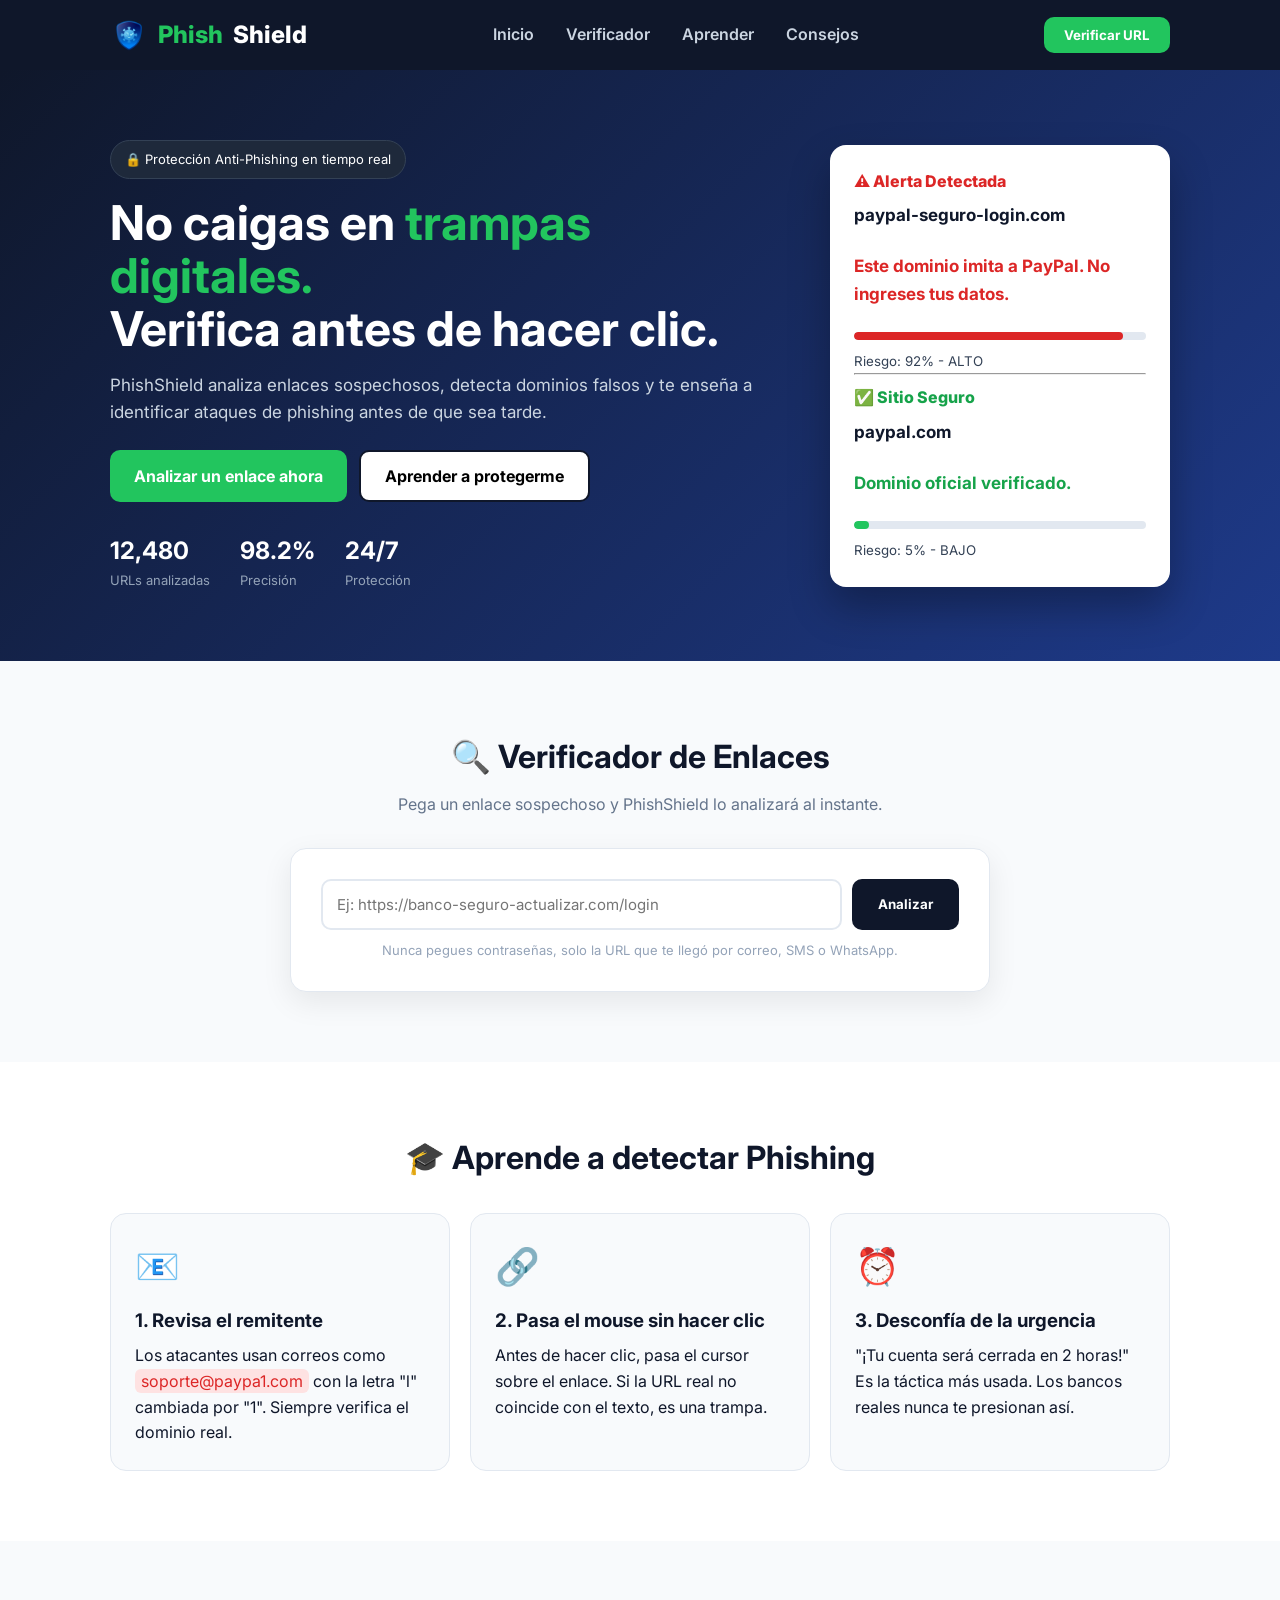
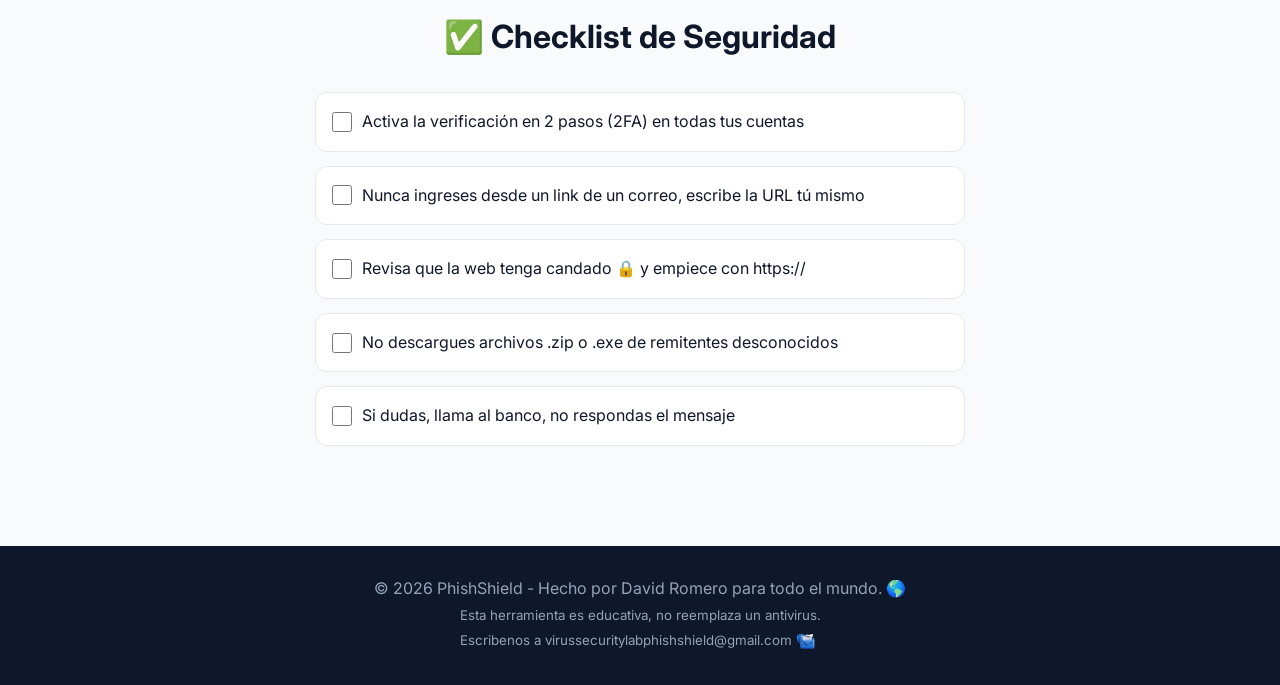
<file: index.html>
<!DOCTYPE html>
<html lang="es">

<head>
    <meta charset="UTF-8">
    <meta name="viewport" content="width=device-width, initial-scale=1.0">
    <title>PhishShield - Protégete del Phishing</title>
    <link rel="icon" type="image/png" href="assets/logo.png">
    <link rel="stylesheet" href="css/style.css">
    <link href="https://fonts.googleapis.com/css2?family=Inter:wght@400;600;800&display=swap" rel="stylesheet">
</head>

<body>

    <!-- NAVBAR -->
    <header class="navbar">
        <div class="container nav-flex">
            <div class="logo">
                <img src="assets/logo.png" alt="PhishShield Logo">
                <span>Phish</span>Shield
            </div>
            <nav>
                <a href="#inicio">Inicio</a>
                <a href="#verificador">Verificador</a>
                <a href="#aprender">Aprender</a>
                <a href="#consejos">Consejos</a>
            </nav>
            <button class="btn-primary"
                onclick="document.getElementById('verificador').scrollIntoView({behavior:'smooth'})">Verificar
                URL</button>
        </div>
    </header>

    <!-- HERO -->
    <section id="inicio" class="hero">
        <div class="container hero-flex">
            <div class="hero-text">
                <span class="badge">🔒 Protección Anti-Phishing en tiempo real</span>
                <h1>No caigas en <span class="highlight">trampas digitales.</span><br>Verifica antes de hacer clic.</h1>
                <p>PhishShield analiza enlaces sospechosos, detecta dominios falsos y te enseña a identificar ataques de
                    phishing antes de que sea tarde.</p>
                <div class="hero-buttons">
                    <button class="btn-primary large"
                        onclick="document.getElementById('verificador').scrollIntoView({behavior:'smooth'})">Analizar un
                        enlace ahora</button>
                    <button class="btn-secondary large" onclick="window.location.href='pages/aprender.html'">Aprender a
                        protegerme</button>
                </div>
                <div class="stats">
                    <div><strong id="stat-analizados">12,480</strong><span>URLs analizadas</span></div>
                    <div><strong>98.2%</strong><span>Precisión</span></div>
                    <div><strong>24/7</strong><span>Protección</span></div>
                </div>
            </div>
            <div class="hero-card">
                <div class="card-header">⚠️ Alerta Detectada</div>
                <p><strong>paypal-seguro-login.com</strong></p>
                <p class="danger">Este dominio imita a PayPal. No ingreses tus datos.</p>
                <div class="progress-bar">
                    <div class="progress danger-bg" style="width: 92%"></div>
                </div>
                <small>Riesgo: 92% - ALTO</small>
                <hr>
                <div class="card-header safe">✅ Sitio Seguro</div>
                <p><strong>paypal.com</strong></p>
                <p class="safe-text">Dominio oficial verificado.</p>
                <div class="progress-bar">
                    <div class="progress safe-bg" style="width: 5%"></div>
                </div>
                <small>Riesgo: 5% - BAJO</small>
            </div>
        </div>
    </section>

    <!-- VERIFICADOR -->
    <section id="verificador" class="section">
        <div class="container">
            <h2 class="section-title">🔍 Verificador de Enlaces</h2>
            <p class="section-subtitle">Pega un enlace sospechoso y PhishShield lo analizará al instante.</p>

            <div class="checker-box">
                <div class="input-group">
                    <input type="text" id="urlInput" placeholder="Ej: https://banco-seguro-actualizar.com/login">
                    <button onclick="analizarURL()">Analizar</button>
                </div>
                <p class="hint">Nunca pegues contraseñas, solo la URL que te llegó por correo, SMS o WhatsApp.</p>

                <div id="resultado" class="resultado hidden">
                    <h3 id="resultadoTitulo"></h3>
                    <p id="resultadoDesc"></p>
                    <div class="progress-bar big">
                        <div id="barraRiesgo" class="progress"></div>
                    </div>
                    <p id="porcentajeRiesgo"></p>
                    <ul id="listaAlertas"></ul>
                </div>
            </div>
        </div>
    </section>

    <!-- APRENDER -->
    <section id="aprender" class="section bg-light">
        <div class="container">
            <h2 class="section-title">🎓 Aprende a detectar Phishing</h2>
            <div class="grid-3">
                <div class="card">
                    <div class="icon">📧</div>
                    <h3>1. Revisa el remitente</h3>
                    <p>Los atacantes usan correos como <code>soporte@paypa1.com</code> con la letra "l" cambiada por
                        "1". Siempre verifica el dominio real.</p>
                </div>
                <div class="card">
                    <div class="icon">🔗</div>
                    <h3>2. Pasa el mouse sin hacer clic</h3>
                    <p>Antes de hacer clic, pasa el cursor sobre el enlace. Si la URL real no coincide con el texto, es
                        una trampa.</p>
                </div>
                <div class="card">
                    <div class="icon">⏰</div>
                    <h3>3. Desconfía de la urgencia</h3>
                    <p>"¡Tu cuenta será cerrada en 2 horas!" Es la táctica más usada. Los bancos reales nunca te
                        presionan así.</p>
                </div>
            </div>
        </div>
    </section>

    <!-- CONSEJOS -->
    <section id="consejos" class="section">
        <div class="container">
            <h2 class="section-title">✅ Checklist de Seguridad</h2>
            <div class="checklist">
                <label><input type="checkbox"> Activa la verificación en 2 pasos (2FA) en todas tus cuentas</label>
                <label><input type="checkbox"> Nunca ingreses desde un link de un correo, escribe la URL tú
                    mismo</label>
                <label><input type="checkbox"> Revisa que la web tenga candado 🔒 y empiece con https://</label>
                <label><input type="checkbox"> No descargues archivos .zip o .exe de remitentes desconocidos</label>
                <label><input type="checkbox"> Si dudas, llama al banco, no respondas el mensaje</label>
            </div>
        </div>
    </section>

    <footer>
        <p>© 2026 PhishShield - Hecho por David Romero para todo el mundo. 🌎</p>
        <p><small>Esta herramienta es educativa, no reemplaza un antivirus.</small></p>
        <p><small>Escribenos a virussecuritylabphishshield@gmail.com</small><img src="assets/logocorreo.png"
                style="width:28px; vertical-align:middle;"> </p>
        </p>
    </footer>

    <script src="js/script.js"></script>
</body>

</html>
</file>
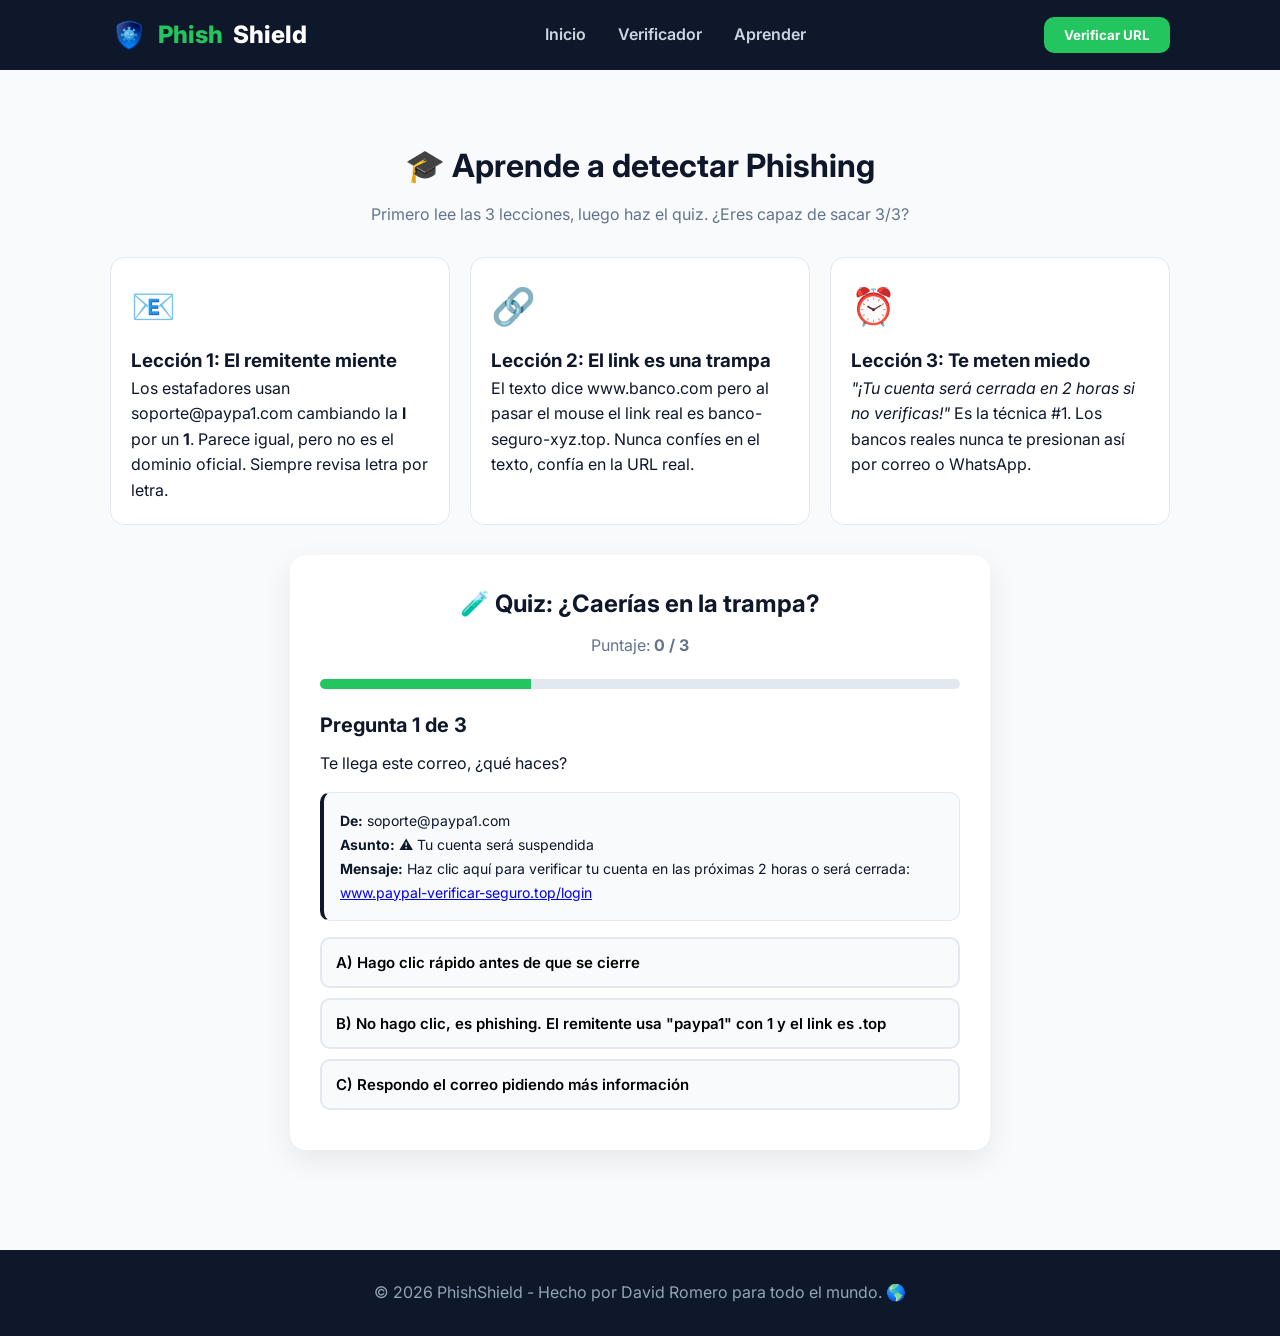
<file: pages/aprender.html>
<!DOCTYPE html>
<html lang="es">

<head>
    <meta charset="UTF-8">
    <meta name="viewport" content="width=device-width, initial-scale=1.0">
    <title>Aprender - PhishShield</title>
    <link rel="stylesheet" href="../css/style.css">
    <link href="https://fonts.googleapis.com/css2?family=Inter:wght@400;600;800&display=swap" rel="stylesheet">
    <style>
        .quiz-box {
            background: white;
            max-width: 700px;
            margin: 30px auto;
            padding: 30px;
            border-radius: 16px;
            box-shadow: 0 10px 30px rgba(0, 0, 0, 0.08);
        }

        .pregunta {
            display: none;
        }

        .pregunta.active {
            display: block;
            animation: fadeIn 0.3s;
        }

        @keyframes fadeIn {
            from {
                opacity: 0;
                transform: translateY(10px);
            }

            to {
                opacity: 1;
                transform: translateY(0);
            }
        }

        .pregunta h3 {
            font-size: 20px;
            margin-bottom: 10px;
        }

        .ejemplo-correo {
            background: #f8fafc;
            border: 1px solid #e2e8f0;
            border-left: 4px solid #0f172a;
            padding: 16px;
            border-radius: 10px;
            margin: 16px 0;
            font-size: 14px;
            line-height: 1.7;
        }

        .opciones button {
            display: block;
            width: 100%;
            text-align: left;
            background: #f8fafc;
            border: 2px solid #e2e8f0;
            padding: 14px;
            border-radius: 10px;
            margin: 10px 0;
            cursor: pointer;
            font-size: 15px;
            font-weight: 600;
        }

        .opciones button:hover {
            border-color: #0f172a;
            background: white;
        }

        .opciones button.correcto {
            background: #dcfce7;
            border-color: #22c55e;
            color: #166534;
        }

        .opciones button.incorrecto {
            background: #fee2e2;
            border-color: #dc2626;
            color: #991b1b;
        }

        .feedback {
            padding: 14px;
            border-radius: 10px;
            margin-top: 14px;
            display: none;
            font-size: 14px;
        }

        .feedback.show {
            display: block;
        }

        .feedback.ok {
            background: #dcfce7;
            color: #166534;
        }

        .feedback.mal {
            background: #fee2e2;
            color: #991b1b;
        }

        .btn-siguiente {
            background: #0f172a;
            color: white;
            border: none;
            padding: 12px 24px;
            border-radius: 10px;
            font-weight: 700;
            cursor: pointer;
            margin-top: 16px;
            display: none;
        }

        .btn-siguiente.show {
            display: inline-block;
        }

        .progreso {
            background: #e2e8f0;
            height: 10px;
            border-radius: 10px;
            overflow: hidden;
            margin-bottom: 20px;
        }

        .progreso-barra {
            background: #22c55e;
            height: 100%;
            width: 33%;
            transition: 0.4s;
        }

        #resultadoFinal {
            text-align: center;
            display: none;
        }

        #resultadoFinal.show {
            display: block;
        }

        .score-big {
            font-size: 64px;
            font-weight: 800;
        }

        .leccion-card {
            background: white;
            padding: 20px;
            border-radius: 14px;
            border: 1px solid #e2e8f0;
        }
    </style>
</head>

<body>

    <header class="navbar">
        <div class="container nav-flex">
            <div class="logo">
                <img src="../assets/logo.png" alt="PhishShield Logo">
                <span>Phish</span>Shield
            </div>
            <nav>
                <a href="../index.html">Inicio</a>
                <a href="../index.html#verificador">Verificador</a>
                <a href="aprender.html">Aprender</a>
            </nav>
            <button class="btn-primary" onclick="window.location.href='../index.html#verificador'">Verificar
                URL</button>
        </div>
    </header>

    <section class="section">
        <div class="container">
            <h2 class="section-title">🎓 Aprende a detectar Phishing</h2>
            <p class="section-subtitle">Primero lee las 3 lecciones, luego haz el quiz. ¿Eres capaz de sacar 3/3?</p>

            <!-- LECCIONES -->
            <div class="grid-3">
                <div class="leccion-card">
                    <div class="icon">📧</div>
                    <h3>Lección 1: El remitente miente</h3>
                    <p>Los estafadores usan <code>soporte@paypa1.com</code> cambiando la <b>l</b> por un <b>1</b>.
                        Parece igual, pero no es el dominio oficial. Siempre revisa letra por letra.</p>
                </div>
                <div class="leccion-card">
                    <div class="icon">🔗</div>
                    <h3>Lección 2: El link es una trampa</h3>
                    <p>El texto dice <code>www.banco.com</code> pero al pasar el mouse el link real es
                        <code>banco-seguro-xyz.top</code>. Nunca confíes en el texto, confía en la URL real.</p>
                </div>
                <div class="leccion-card">
                    <div class="icon">⏰</div>
                    <h3>Lección 3: Te meten miedo</h3>
                    <p><i>"¡Tu cuenta será cerrada en 2 horas si no verificas!"</i> Es la técnica #1. Los bancos reales
                        nunca te presionan así por correo o WhatsApp.</p>
                </div>
            </div>

            <!-- QUIZ -->
            <div class="quiz-box">
                <h2 style="text-align:center; margin-bottom:10px;">🧪 Quiz: ¿Caerías en la trampa?</h2>
                <p style="text-align:center; color:#64748b; margin-bottom:20px;">Puntaje: <strong id="puntaje">0 /
                        3</strong></p>
                <div class="progreso">
                    <div class="progreso-barra" id="barraProgreso"></div>
                </div>

                <!-- PREGUNTA 1 -->
                <div class="pregunta active" id="p1">
                    <h3>Pregunta 1 de 3</h3>
                    <p>Te llega este correo, ¿qué haces?</p>
                    <div class="ejemplo-correo">
                        <strong>De:</strong> soporte@paypa1.com<br>
                        <strong>Asunto:</strong> ⚠️ Tu cuenta será suspendida<br>
                        <strong>Mensaje:</strong> Haz clic aquí para verificar tu cuenta en las próximas 2 horas o será
                        cerrada: <br>
                        <a href="#">www.paypal-verificar-seguro.top/login</a>
                    </div>
                    <div class="opciones">
                        <button onclick="responder(this, false, 'f1')">A) Hago clic rápido antes de que se
                            cierre</button>
                        <button onclick="responder(this, true, 'f1')">B) No hago clic, es phishing. El remitente usa
                            "paypa1" con 1 y el link es .top</button>
                        <button onclick="responder(this, false, 'f1')">C) Respondo el correo pidiendo más
                            información</button>
                    </div>
                    <div class="feedback" id="f1"></div>
                    <button class="btn-siguiente" id="s1" onclick="siguiente(2)">Siguiente ➡️</button>
                </div>

                <!-- PREGUNTA 2 -->
                <div class="pregunta" id="p2">
                    <h3>Pregunta 2 de 3</h3>
                    <p>Te llega un WhatsApp de un número desconocido:</p>
                    <div class="ejemplo-correo">
                        <strong>De:</strong> +57 300 123 4567 (desconocido)<br>
                        <strong>Mensaje:</strong> 🎉 ¡FELICIDADES! Ganaste un bono de
                        【entity-Nequi¦canonical_name=Nequi】 de $500.000. Reclámalo aquí: <br>
                        <a href="#">【entity-nequi¦canonical_name=Nequi】-premio-gratis.xyz/reclamar</a>
                    </div>
                    <div class="opciones">
                        <button onclick="responder(this, false, 'f2')">A) Entro a reclamar, es gratis</button>
                        <button onclick="responder(this, true, 'f2')">B) Lo ignoro y lo reporto, es phishing.
                            【entity-Nequi¦canonical_name=Nequi】 nunca regala plata así</button>
                        <button onclick="responder(this, false, 'f2')">C) Le envío mis datos para que me lo
                            consignen</button>
                    </div>
                    <div class="feedback" id="f2"></div>
                    <button class="btn-siguiente" id="s2" onclick="siguiente(3)">Siguiente ➡️</button>
                </div>

                <!-- PREGUNTA 3 -->
                <div class="pregunta" id="p3">
                    <h3>Pregunta 3 de 3</h3>
                    <p>¿Cuál de estas URLs es la SEGURA?</p>
                    <div class="opciones">
                        <button onclick="responder(this, false, 'f3')">A)
                            https://bancolombia-seguro-actualizar.com/login</button>
                        <button onclick="responder(this, false, 'f3')">B) http://192.168.1.50/banco/login</button>
                        <button onclick="responder(this, true, 'f3')">C) https://www.bancolombia.com</button>
                    </div>
                    <div class="feedback" id="f3"></div>
                    <button class="btn-siguiente" id="s3" onclick="mostrarResultado()">Ver mi resultado 🏆</button>
                </div>

                <!-- RESULTADO -->
                <div id="resultadoFinal">
                    <div class="score-big" id="scoreFinal">0/3</div>
                    <h3 id="mensajeFinal"></h3>
                    <p id="descFinal" style="color:#64748b; margin: 10px 0 20px;"></p>
                    <button class="btn-primary large" onclick="location.reload()">Intentar de nuevo 🔄</button>
                    <button class="btn-secondary large" onclick="window.location.href='../index.html'">Volver al
                        inicio</button>
                </div>

            </div>
        </div>
    </section>

    <footer>
        <p>© 2026 PhishShield - Hecho por David Romero para todo el mundo. 🌎</p>
    </footer>

    <script>
        let puntos = 0;
        let respondidas = 0;

        function responder(boton, esCorrecta, feedbackId) {
            const contenedor = boton.parentElement;
            const botones = contenedor.querySelectorAll('button');
            botones.forEach(b => b.disabled = true);

            const feedback = document.getElementById(feedbackId);
            const btnSiguienteId = 's' + feedbackId.charAt(1);
            const btnSiguiente = document.getElementById(btnSiguienteId);

            if (esCorrecta) {
                boton.classList.add('correcto');
                feedback.textContent = '✅ ¡Correcto! Muy bien, no caíste en la trampa.';
                feedback.className = 'feedback show ok';
                puntos++;
            } else {
                boton.classList.add('incorrecto');
                feedback.textContent = '❌ ¡Cuidado! Ahí caíste. Lee la explicación de la respuesta correcta arriba.';
                feedback.className = 'feedback show mal';
                // Mostrar cuál era la correcta
                botones.forEach(b => {
                    if (b.getAttribute('onclick')?.includes('true')) b.classList.add('correcto');
                });
            }
            document.getElementById('puntaje').textContent = puntos + ' / 3';
            if (btnSiguiente) btnSiguiente.classList.add('show');
        }

        function siguiente(num) {
            document.querySelectorAll('.pregunta').forEach(p => p.classList.remove('active'));
            document.getElementById('p' + num).classList.add('active');
            document.getElementById('barraProgreso').style.width = (num * 33.3) + '%';
            window.scrollTo({ top: 400, behavior: 'smooth' });
        }

        function mostrarResultado() {
            document.querySelectorAll('.pregunta').forEach(p => p.classList.remove('active'));
            document.getElementById('barraProgreso').style.width = '100%';
            const final = document.getElementById('resultadoFinal');
            final.classList.add('show');
            document.getElementById('scoreFinal').textContent = puntos + '/3';
            const mensaje = document.getElementById('mensajeFinal');
            const desc = document.getElementById('descFinal');
            if (puntos === 3) {
                mensaje.textContent = '🏆 ¡Eres un experto en PhishShield!';
                desc.textContent = 'No caíste en ninguna trampa. Ya sabes detectar phishing como un profesional.';
            } else if (puntos === 2) {
                mensaje.textContent = '👍 ¡Casi perfecto!';
                desc.textContent = 'Vas muy bien, solo te falta pulir un detalle. Vuelve a leer las lecciones.';
            } else {
                mensaje.textContent = '⚠️ ¡Necesitas practicar más!';
                desc.textContent = 'Caíste en varias trampas. No te preocupes, ahora ya sabes cómo identificarlas. Inténtalo de nuevo.';
            }
        }
    </script>
</body>

</html>
</file>
<file: css/style.css>
* { margin: 0; padding: 0; box-sizing: border-box; font-family: 'Inter', sans-serif; }
body { background: #f8fafc; color: #0f172a; line-height: 1.6; }
.container { max-width: 1100px; margin: auto; padding: 0 20px; }

/* NAVBAR */
.navbar { background: #0f172a; color: white; padding: 16px 0; position: sticky; top: 0; z-index: 100; }
.nav-flex { display: flex; justify-content: space-between; align-items: center; }
.logo { font-size: 24px; font-weight: 800; }
.logo span { color: #22c55e; }
.navbar nav a { color: #cbd5e1; text-decoration: none; margin: 0 14px; font-weight: 600; }
.navbar nav a:hover { color: white; }

/* BOTONES */
.btn-primary { background: #22c55e; color: white; border: none; padding: 10px 20px; border-radius: 10px; font-weight: 700; cursor: pointer; }
.btn-primary:hover { background: #16a34a; }
.btn-secondary { background: white; border: 2px solid #0f172a; padding: 10px 20px; border-radius: 10px; font-weight: 700; cursor: pointer; }
.large { padding: 14px 24px; font-size: 16px; }

/* HERO */
.hero { background: linear-gradient(135deg, #0f172a 0%, #1e3a8a 100%); color: white; padding: 70px 0; }
.hero-flex { display: flex; gap: 40px; align-items: center; flex-wrap: wrap; }
.hero-text { flex: 1; min-width: 300px; }
.badge { background: #1e293b; padding: 8px 14px; border-radius: 20px; font-size: 13px; border: 1px solid #334155; display: inline-block; margin-bottom: 18px; }
.hero h1 { font-size: 48px; line-height: 1.1; margin-bottom: 16px; }
.highlight { color: #22c55e; }
.hero p { color: #cbd5e1; margin-bottom: 24px; font-size: 17px; }
.hero-buttons { display: flex; gap: 12px; flex-wrap: wrap; }
.stats { display: flex; gap: 30px; margin-top: 30px; }
.stats div { display: flex; flex-direction: column; }
.stats strong { font-size: 24px; }
.stats span { color: #94a3b8; font-size: 13px; }

.hero-card { background: white; color: #0f172a; padding: 24px; border-radius: 16px; width: 340px; box-shadow: 0 20px 40px rgba(0,0,0,0.3); }
.card-header { font-weight: 800; color: #dc2626; margin-bottom: 8px; }
.card-header.safe { color: #16a34a; margin-top: 10px; }
.danger { color: #dc2626; font-size: 14px; }
.safe-text { color: #16a34a; font-size: 14px; }
.progress-bar { background: #e2e8f0; height: 8px; border-radius: 10px; overflow: hidden; margin: 8px 0; }
.progress { height: 100%; border-radius: 10px; }
.danger-bg { background: #dc2626; }
.safe-bg { background: #22c55e; }

/* SECCIONES */
.section { padding: 70px 0; }
.bg-light { background: white; }
.section-title { text-align: center; font-size: 32px; margin-bottom: 10px; }
.section-subtitle { text-align: center; color: #64748b; margin-bottom: 30px; }

/* CHECKER */
.checker-box { background: white; max-width: 700px; margin: auto; padding: 30px; border-radius: 16px; box-shadow: 0 10px 30px rgba(0,0,0,0.08); border: 1px solid #e2e8f0; }
.input-group { display: flex; gap: 10px; }
.input-group input { flex: 1; padding: 14px; border: 2px solid #e2e8f0; border-radius: 10px; font-size: 15px; outline: none; }
.input-group input:focus { border-color: #22c55e; }
.input-group button { background: #0f172a; color: white; border: none; padding: 0 26px; border-radius: 10px; font-weight: 700; cursor: pointer; }
.hint { font-size: 13px; color: #94a3b8; margin-top: 10px; text-align: center; }
.resultado { margin-top: 24px; padding: 20px; border-radius: 12px; background: #f8fafc; border: 1px solid #e2e8f0; }
.hidden { display: none; }
.big { height: 12px; }
#listaAlertas { margin-top: 12px; padding-left: 20px; }

/* GRID */
.grid-3 { display: grid; grid-template-columns: repeat(auto-fit, minmax(280px, 1fr)); gap: 20px; margin-top: 30px; }
.card { background: #f8fafc; padding: 24px; border-radius: 16px; border: 1px solid #e2e8f0; }
.icon { font-size: 36px; margin-bottom: 10px; }
.card h3 { margin-bottom: 8px; }
.card code { background: #fee2e2; padding: 2px 6px; border-radius: 6px; color: #dc2626; }

.checklist { max-width: 650px; margin: 30px auto; display: flex; flex-direction: column; gap: 14px; }
.checklist label { background: white; padding: 16px; border-radius: 12px; border: 1px solid #e2e8f0; cursor: pointer; display: flex; gap: 10px; align-items: center; }
.checklist input { width: 20px; height: 20px; accent-color: #22c55e; }

footer { background: #0f172a; color: #94a3b8; text-align: center; padding: 30px 20px; }

@media (max-width: 768px) {
    .hero h1 { font-size: 34px; }
    .navbar nav { display: none; }
    .input-group { flex-direction: column; }
    .input-group button { padding: 14px; }
}
/* LOGO */
.logo {
    display: flex;
    align-items: center;
    gap: 10px;
}
.logo img {
    width: 38px;
    height: 38px;
    object-fit: contain;
    border-radius: 8px;
}
/* ARREGLO COLOR CUADRO - VERSIÓN FUERTE */
.hero .hero-card p {
    color: #0f172a !important;
    font-weight: 700;
}
.hero .hero-card p.danger {
    color: #dc2626 !important;
}
.hero .hero-card p.safe-text {
    color: #16a34a !important;
}
.hero .hero-card small {
    color: #334155 !important;
}
</file>
